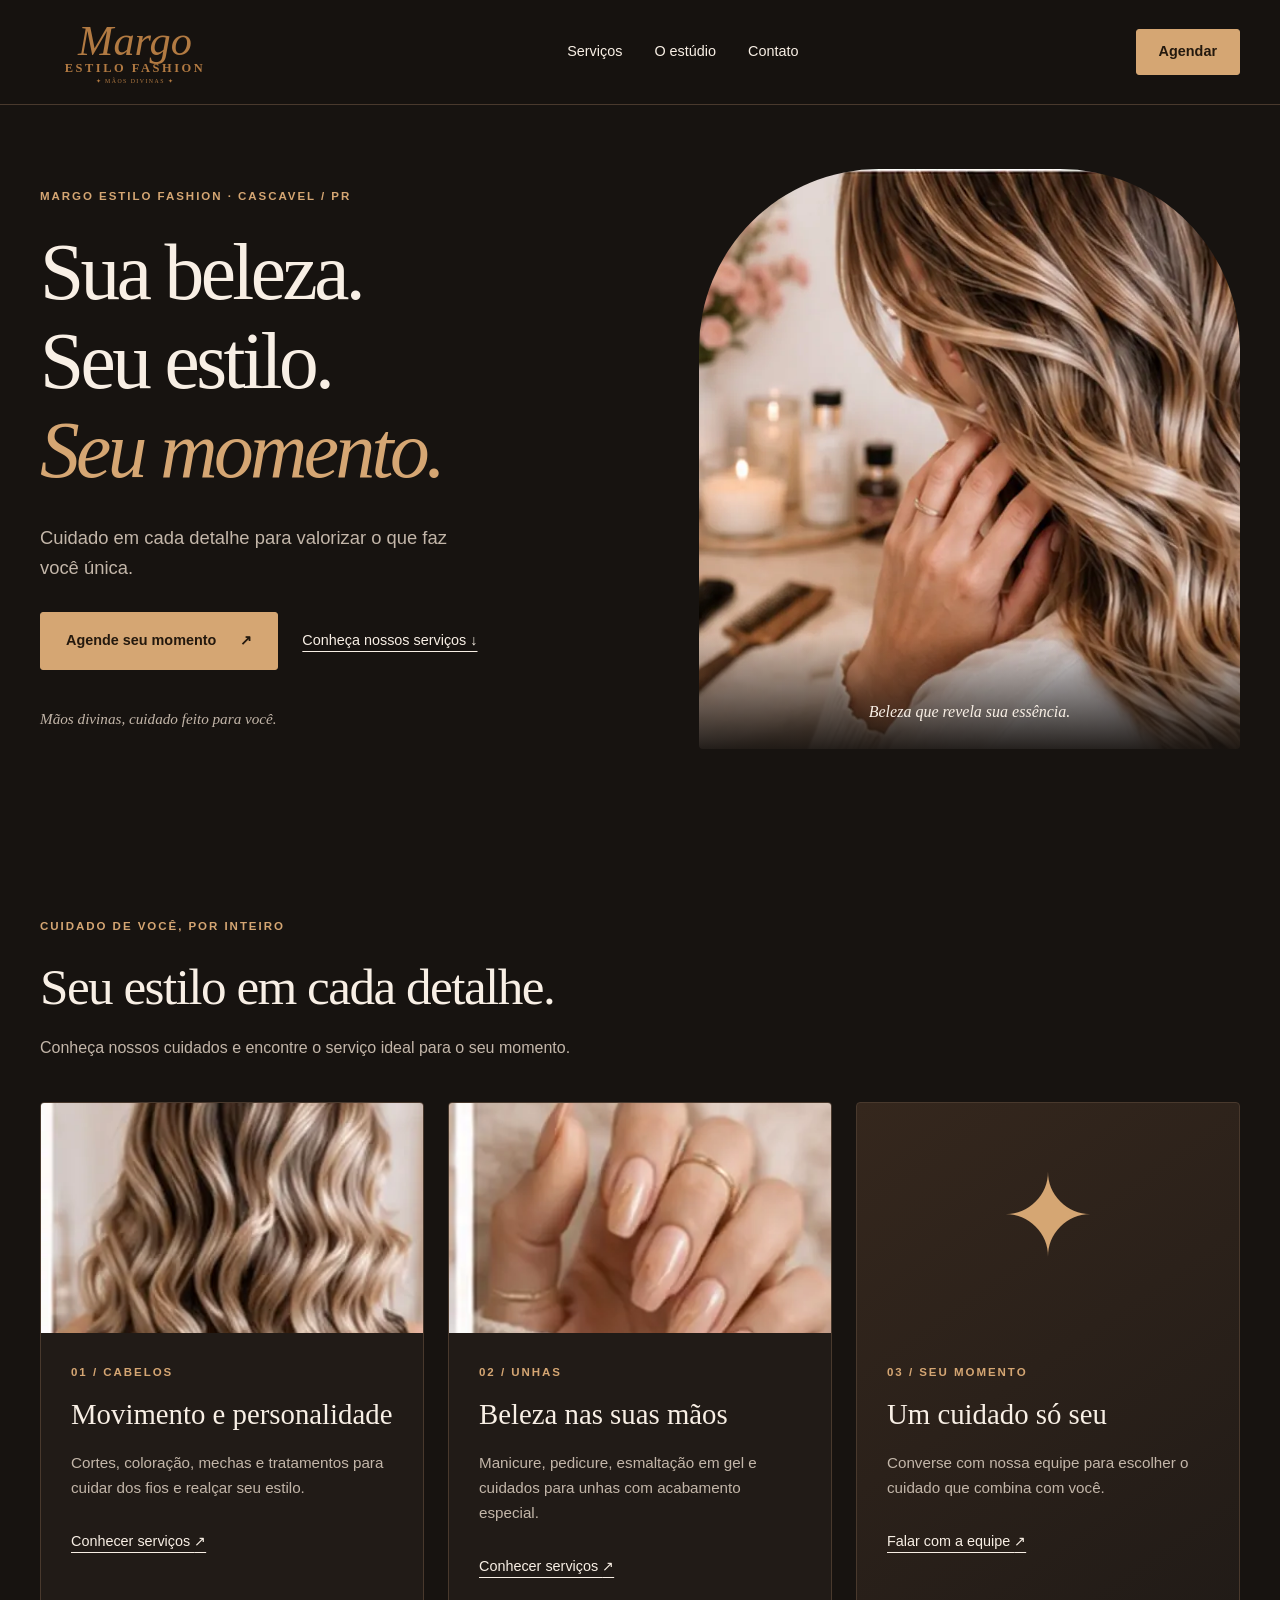
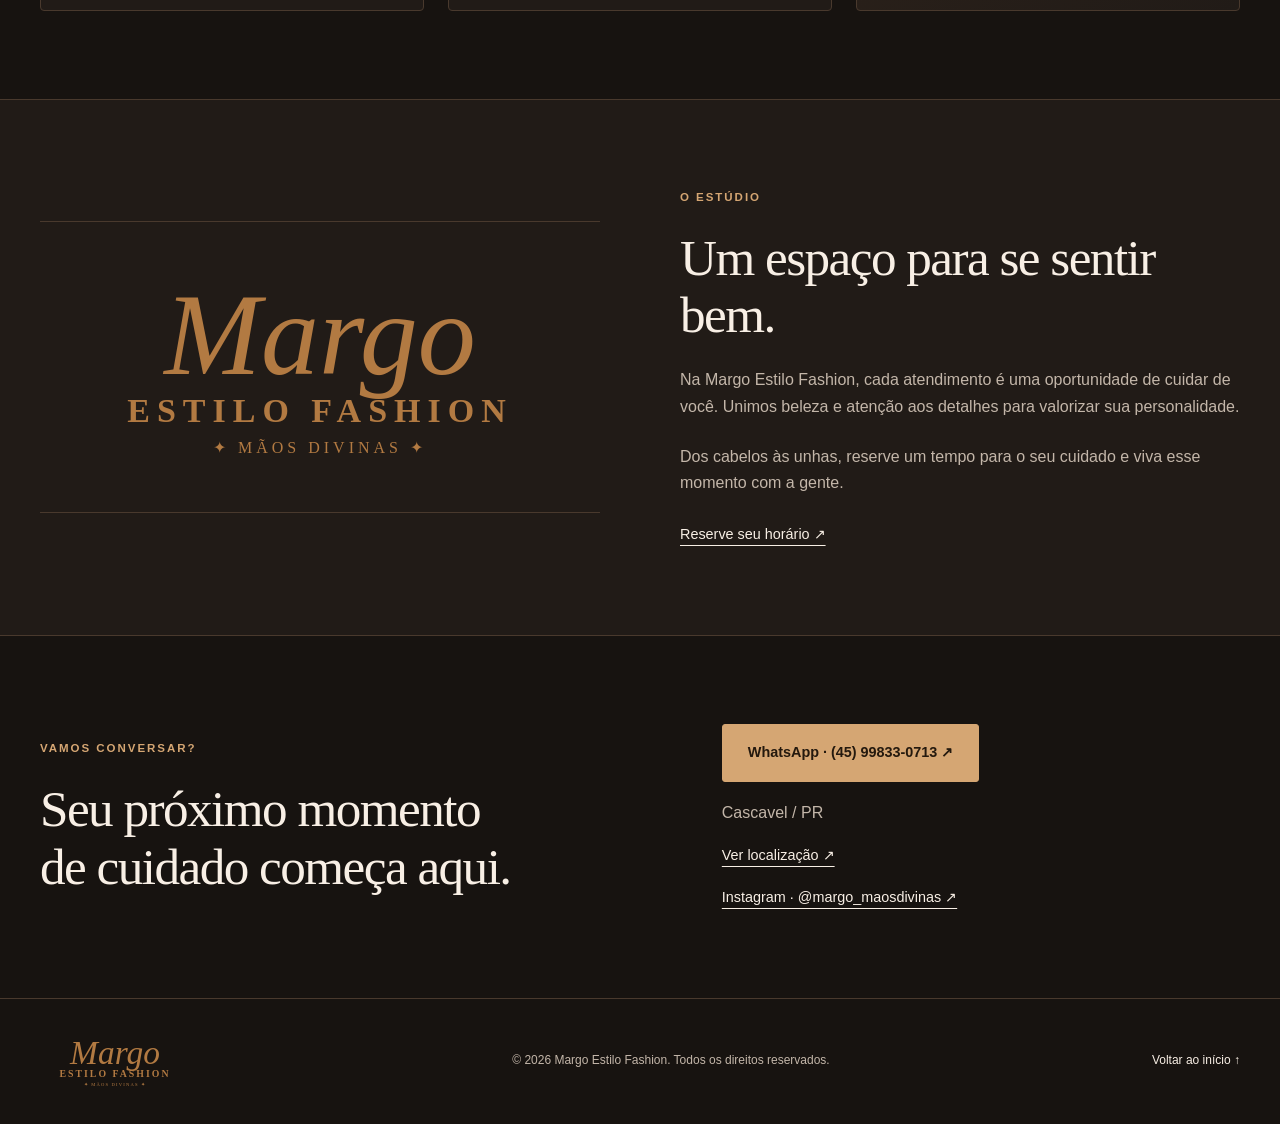
<file: index.html>
<!DOCTYPE html>
<html lang="pt-BR">
<head>
  <meta charset="UTF-8">
  <meta name="viewport" content="width=device-width, initial-scale=1">
  <meta name="theme-color" content="#171310">
  <title>Margo Estilo Fashion | Beleza e cuidado em Cascavel</title>
  <meta name="description" content="Margo Estilo Fashion em Cascavel/PR. Cabelos, unhas e cuidado personalizado para valorizar a sua beleza. Agende seu momento.">
  <meta property="og:title" content="Margo Estilo Fashion">
  <meta property="og:description" content="Beleza, estilo e cuidado em Cascavel/PR. Agende seu momento.">
  <meta property="og:type" content="website">
  <meta property="og:locale" content="pt_BR">
  <link rel="icon" href="favicon.svg" type="image/svg+xml">
  <link rel="stylesheet" href="style.css">
</head>
<body>
  <a class="skip-link" href="#conteudo">Pular para o conteúdo</a>
  <header class="header">
    <nav class="container nav" aria-label="Navegação principal">
      <a class="brand" href="#inicio" aria-label="Margo Estilo Fashion — início"><img src="assets/margo-logo.svg" width="520" height="210" alt="Margo Estilo Fashion — Mãos Divinas"></a>
      <div class="nav-links"><a href="#servicos">Serviços</a><a href="#sobre">O estúdio</a><a href="#contato">Contato</a></div>
      <a class="button small" href="https://margoestilofashion.com.br/agendamento.html">Agendar</a>
    </nav>
  </header>
  <main id="conteudo">
    <section id="inicio" class="hero">
      <div class="container hero-grid">
        <div class="hero-copy"><p class="eyebrow">Margo Estilo Fashion · Cascavel / PR</p><h1>Sua beleza.<br>Seu estilo.<br><em>Seu momento.</em></h1><p class="lead">Cuidado em cada detalhe para valorizar o que faz você única.</p><div class="actions"><a class="button" href="https://margoestilofashion.com.br/agendamento.html">Agende seu momento <span aria-hidden="true">↗</span></a><a class="text-link" href="#servicos">Conheça nossos serviços ↓</a></div><p class="signature">Mãos divinas, cuidado feito para você.</p></div>
        <figure class="hero-photo"><img src="assets/hero-hair.webp" width="960" height="1200" alt="Inspiração de beleza e cuidado com os cabelos" fetchpriority="high"><figcaption>Beleza que revela sua essência.</figcaption></figure>
      </div>
    </section>
    <section id="servicos" class="section container">
      <div class="section-heading"><p class="eyebrow">Cuidado de você, por inteiro</p><h2>Seu estilo em cada detalhe.</h2><p>Conheça nossos cuidados e encontre o serviço ideal para o seu momento.</p></div>
      <div class="cards">
        <article class="card"><img src="assets/detail-hair.webp" width="800" height="600" alt="Detalhe de cabelos e finalização" loading="lazy"><div class="card-body"><span class="eyebrow">01 / Cabelos</span><h3>Movimento e personalidade</h3><p>Cortes, coloração, mechas e tratamentos para cuidar dos fios e realçar seu estilo.</p><a class="text-link" href="https://margoestilofashion.com.br/servicos.html">Conhecer serviços <span aria-hidden="true">↗</span></a></div></article>
        <article class="card"><img src="assets/detail-nails.webp" width="800" height="600" alt="Detalhe de unhas cuidadas" loading="lazy"><div class="card-body"><span class="eyebrow">02 / Unhas</span><h3>Beleza nas suas mãos</h3><p>Manicure, pedicure, esmaltação em gel e cuidados para unhas com acabamento especial.</p><a class="text-link" href="https://margoestilofashion.com.br/servicos.html">Conhecer serviços <span aria-hidden="true">↗</span></a></div></article>
        <article class="card care-card"><div class="ornament" aria-hidden="true">✦</div><div class="card-body"><span class="eyebrow">03 / Seu momento</span><h3>Um cuidado só seu</h3><p>Converse com nossa equipe para escolher o cuidado que combina com você.</p><a class="text-link" href="https://wa.me/5545998330713" target="_blank" rel="noopener noreferrer">Falar com a equipe <span aria-hidden="true">↗</span></a></div></article>
      </div>
    </section>
    <section id="sobre" class="about section"><div class="container about-grid"><div class="brand-panel"><img src="assets/margo-logo.svg" width="520" height="210" alt="Margo Estilo Fashion — Mãos Divinas" loading="lazy"></div><div><p class="eyebrow">O estúdio</p><h2>Um espaço para se sentir bem.</h2><p>Na Margo Estilo Fashion, cada atendimento é uma oportunidade de cuidar de você. Unimos beleza e atenção aos detalhes para valorizar sua personalidade.</p><p>Dos cabelos às unhas, reserve um tempo para o seu cuidado e viva esse momento com a gente.</p><a class="text-link" href="https://margoestilofashion.com.br/agendamento.html">Reserve seu horário ↗</a></div></div></section>
    <section id="contato" class="section container contact"><div><p class="eyebrow">Vamos conversar?</p><h2>Seu próximo momento<br>de cuidado começa aqui.</h2></div><div class="contact-details"><a class="button" href="https://wa.me/5545998330713" target="_blank" rel="noopener noreferrer">WhatsApp · (45) 99833-0713 ↗</a><p>Cascavel / PR</p><a class="text-link" href="https://share.google/ZfOCVVPkYKI7oFAXs" target="_blank" rel="noopener noreferrer">Ver localização ↗</a><a class="text-link" href="https://www.instagram.com/margo_maosdivinas/" target="_blank" rel="noopener noreferrer">Instagram · @margo_maosdivinas ↗</a></div></section>
  </main>
  <footer class="footer"><div class="container footer-inner"><a href="#inicio" class="brand"><img src="assets/margo-logo.svg" width="520" height="210" alt="Margo Estilo Fashion" loading="lazy"></a><p>© 2026 Margo Estilo Fashion. Todos os direitos reservados.</p><a href="#inicio">Voltar ao início ↑</a></div></footer>
</body>
</html>
</file>
<file: style.css>
:root{color-scheme:dark;--bg:#171310;--surface:#211b17;--gold:#d5a673;--text:#f8efe5;--muted:#c3b6a9;--line:#49392d;font-family:Arial,Helvetica,sans-serif;color:var(--text);background:var(--bg)}
*{box-sizing:border-box}html{scroll-behavior:smooth;scroll-padding-top:120px}body{margin:0;line-height:1.65}a{color:inherit;text-decoration:none}img{display:block;max-width:100%;height:auto}h1,h2,h3,p,figure{margin:0}h1,h2,h3{font-family:Georgia,'Times New Roman',serif;font-weight:400;line-height:1.12}h1{font-size:clamp(3.3rem,6.2vw,6.4rem);letter-spacing:-.045em}h1 em{color:var(--gold);font-weight:400}h2{font-size:clamp(2.2rem,4vw,3.6rem);letter-spacing:-.03em}h3{font-size:1.8rem}p{color:var(--muted)}.container{width:min(1200px,calc(100% - 64px));margin:auto}.header{position:sticky;top:0;z-index:10;background:#171310f5;border-bottom:1px solid var(--line)}.nav{display:flex;align-items:center;justify-content:space-between;gap:24px;min-height:104px}.brand{display:block;flex-shrink:0}.brand img{width:190px;background:transparent}.nav-links{display:flex;gap:32px;font-size:.9rem}.nav-links a:hover,.text-link:hover{color:var(--gold)}.button{display:inline-flex;align-items:center;justify-content:center;gap:24px;padding:16px 25px;background:var(--gold);color:#24190e;font-weight:700;font-size:.9rem;border:1px solid var(--gold);border-radius:3px;transition:background .2s}.button:hover{background:#ecc49a}.button.small{padding:10px 22px}.hero{padding:64px 0 80px;overflow:hidden}.hero-grid{display:grid;grid-template-columns:1.1fr 1fr;gap:64px;align-items:center}.eyebrow{font-size:.72rem;text-transform:uppercase;letter-spacing:.17em;color:var(--gold);font-weight:700;margin-bottom:22px}.lead{font-size:1.15rem;max-width:420px;margin:28px 0}.actions{display:flex;flex-wrap:wrap;align-items:center;gap:24px}.text-link{display:inline-block;font-size:.9rem;text-decoration:underline;text-underline-offset:6px}.signature{font-family:Georgia,serif;font-style:italic;font-size:.95rem;margin-top:36px}.hero-photo{position:relative}.hero-photo img{width:100%;height:580px;object-fit:cover;border-radius:180px 180px 4px 4px}.hero-photo figcaption{position:absolute;bottom:0;left:0;right:0;background:linear-gradient(transparent,#171310ed);padding:64px 24px 24px;text-align:center;font-family:Georgia,serif;font-style:italic}.section{padding-top:88px;padding-bottom:88px}.section-heading{max-width:700px;margin-bottom:40px}.section-heading p:last-child{margin-top:20px}.cards{display:grid;grid-template-columns:repeat(3,minmax(0,1fr));gap:24px}.card{background:var(--surface);border:1px solid var(--line);border-radius:4px;overflow:hidden}.card>img{width:100%;height:230px;object-fit:cover}.card-body{padding:30px}.card-body .eyebrow{display:block;margin-bottom:16px}.card-body p{margin:20px 0 28px;font-size:.95rem}.care-card{background:linear-gradient(145deg,#35271d,var(--surface))}.ornament{height:230px;display:grid;place-items:center;color:var(--gold);font-size:7rem}.about{background:var(--surface);border-block:1px solid var(--line)}.about-grid{display:grid;grid-template-columns:1fr 1fr;gap:80px;align-items:center}.brand-panel{padding:40px 20px;border-block:1px solid var(--line)}.brand-panel img{width:100%;background:transparent}.about p:not(.eyebrow){margin:24px 0}.contact{display:grid;grid-template-columns:1.2fr 1fr;gap:60px;align-items:center}.contact-details{display:flex;align-items:flex-start;flex-direction:column;gap:18px}.footer{border-top:1px solid var(--line);padding:32px 0}.footer-inner{display:flex;align-items:center;justify-content:space-between;gap:24px}.footer p,.footer a:not(.brand){font-size:.75rem}.footer .brand img{width:150px}a:focus-visible{outline:3px solid var(--gold);outline-offset:6px}.skip-link{position:fixed;top:-100px;left:16px;z-index:100;background:var(--gold);color:#171310;padding:12px}.skip-link:focus{top:12px}
@media(max-width:960px){.hero-grid{gap:32px}.hero-photo img{height:500px}.cards{gap:16px}.card-body{padding:22px}.about-grid{gap:40px}.contact{gap:32px}.footer-inner{flex-wrap:wrap}}
@media(max-width:700px){html{scroll-padding-top:150px}.container{width:calc(100% - 36px)}.nav{gap:12px;flex-wrap:wrap;padding-block:10px;min-height:0}.brand img{width:155px}.nav-links{order:3;width:100%;justify-content:center;gap:32px;padding-bottom:5px}.hero{padding:40px 0}.hero-grid,.about-grid,.contact{grid-template-columns:1fr;gap:36px}.hero-photo img{height:420px;border-radius:140px 140px 4px 4px}.hero-copy{max-width:100%}.eyebrow{font-size:.66rem}.section{padding-block:56px}.cards{grid-template-columns:1fr;gap:24px}.card>img{height:250px}.ornament{height:150px}.brand-panel{max-width:440px;margin:auto}.footer-inner{flex-direction:column;text-align:center}.contact-details .button{font-size:.8rem;padding:14px 18px}.lead{font-size:1rem}.actions{gap:20px}}
@media(prefers-reduced-motion:reduce){html{scroll-behavior:auto}*{transition:none!important}}
</file>
